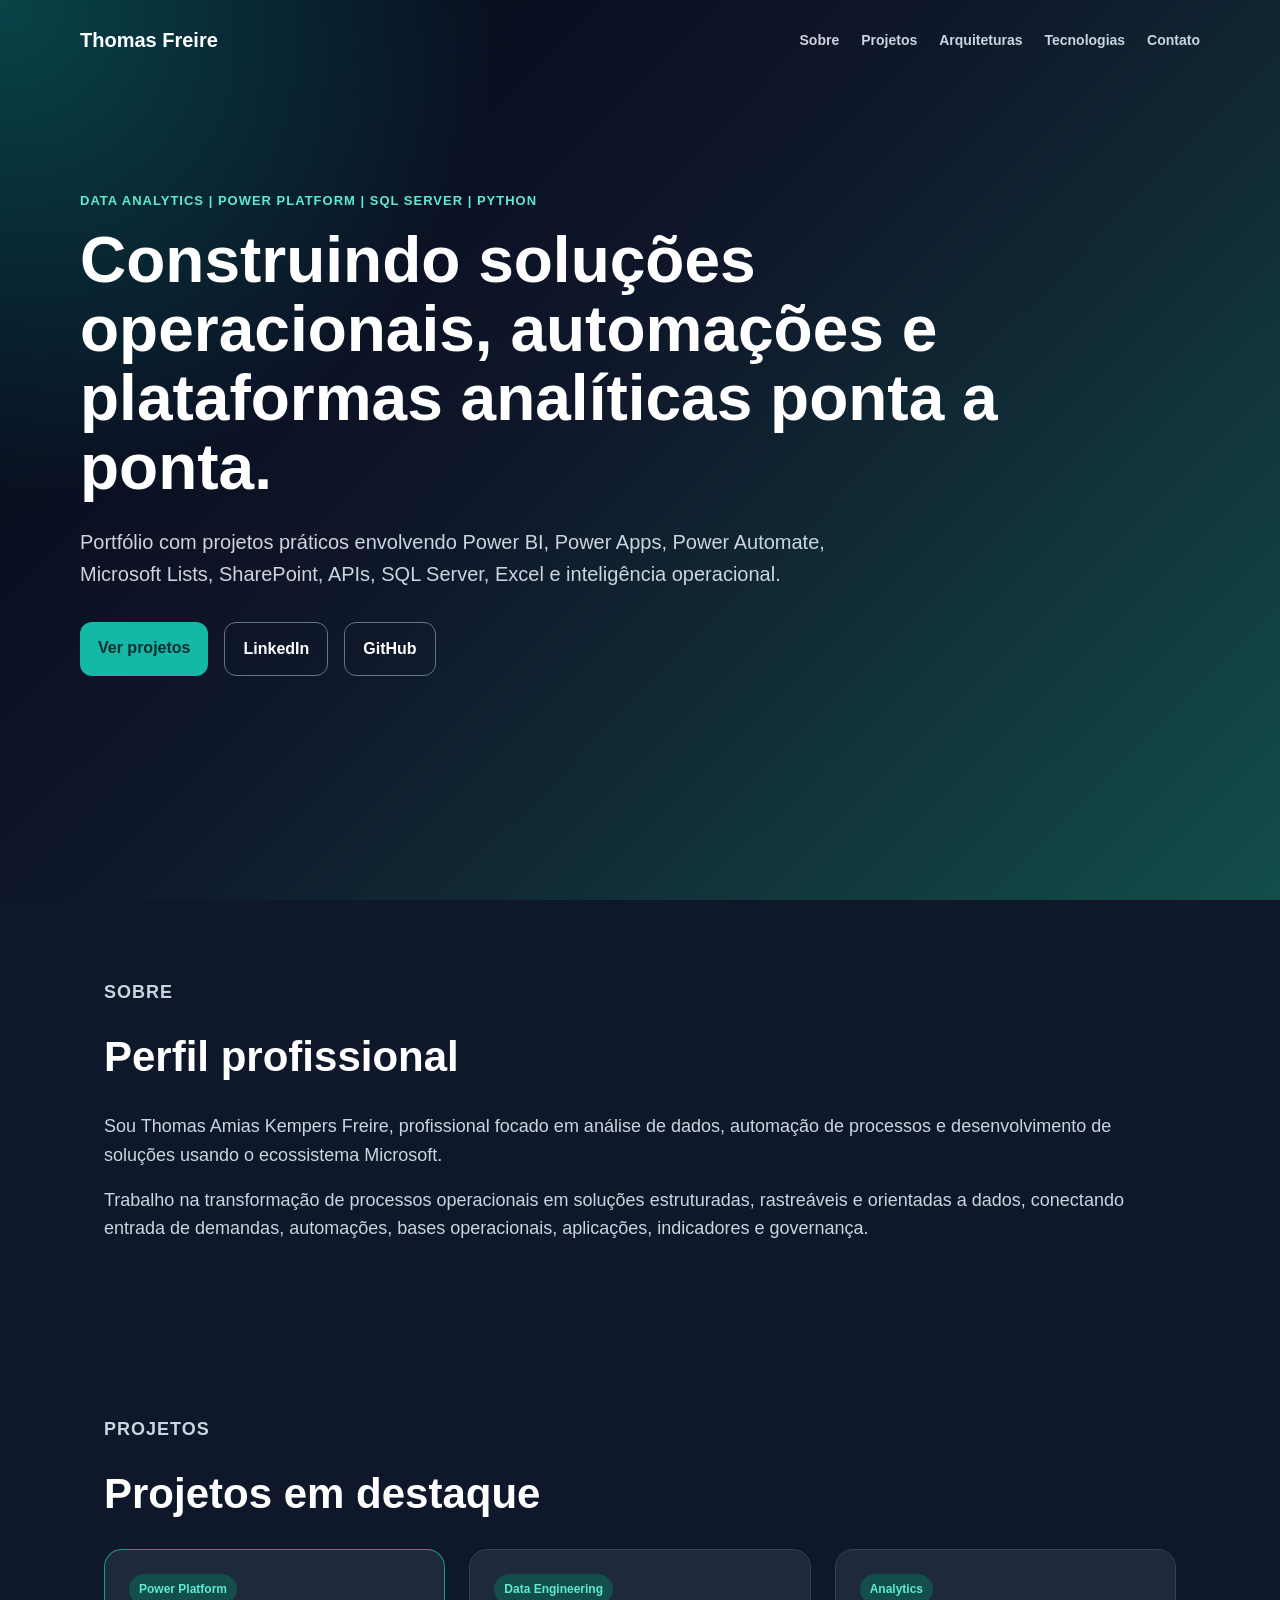
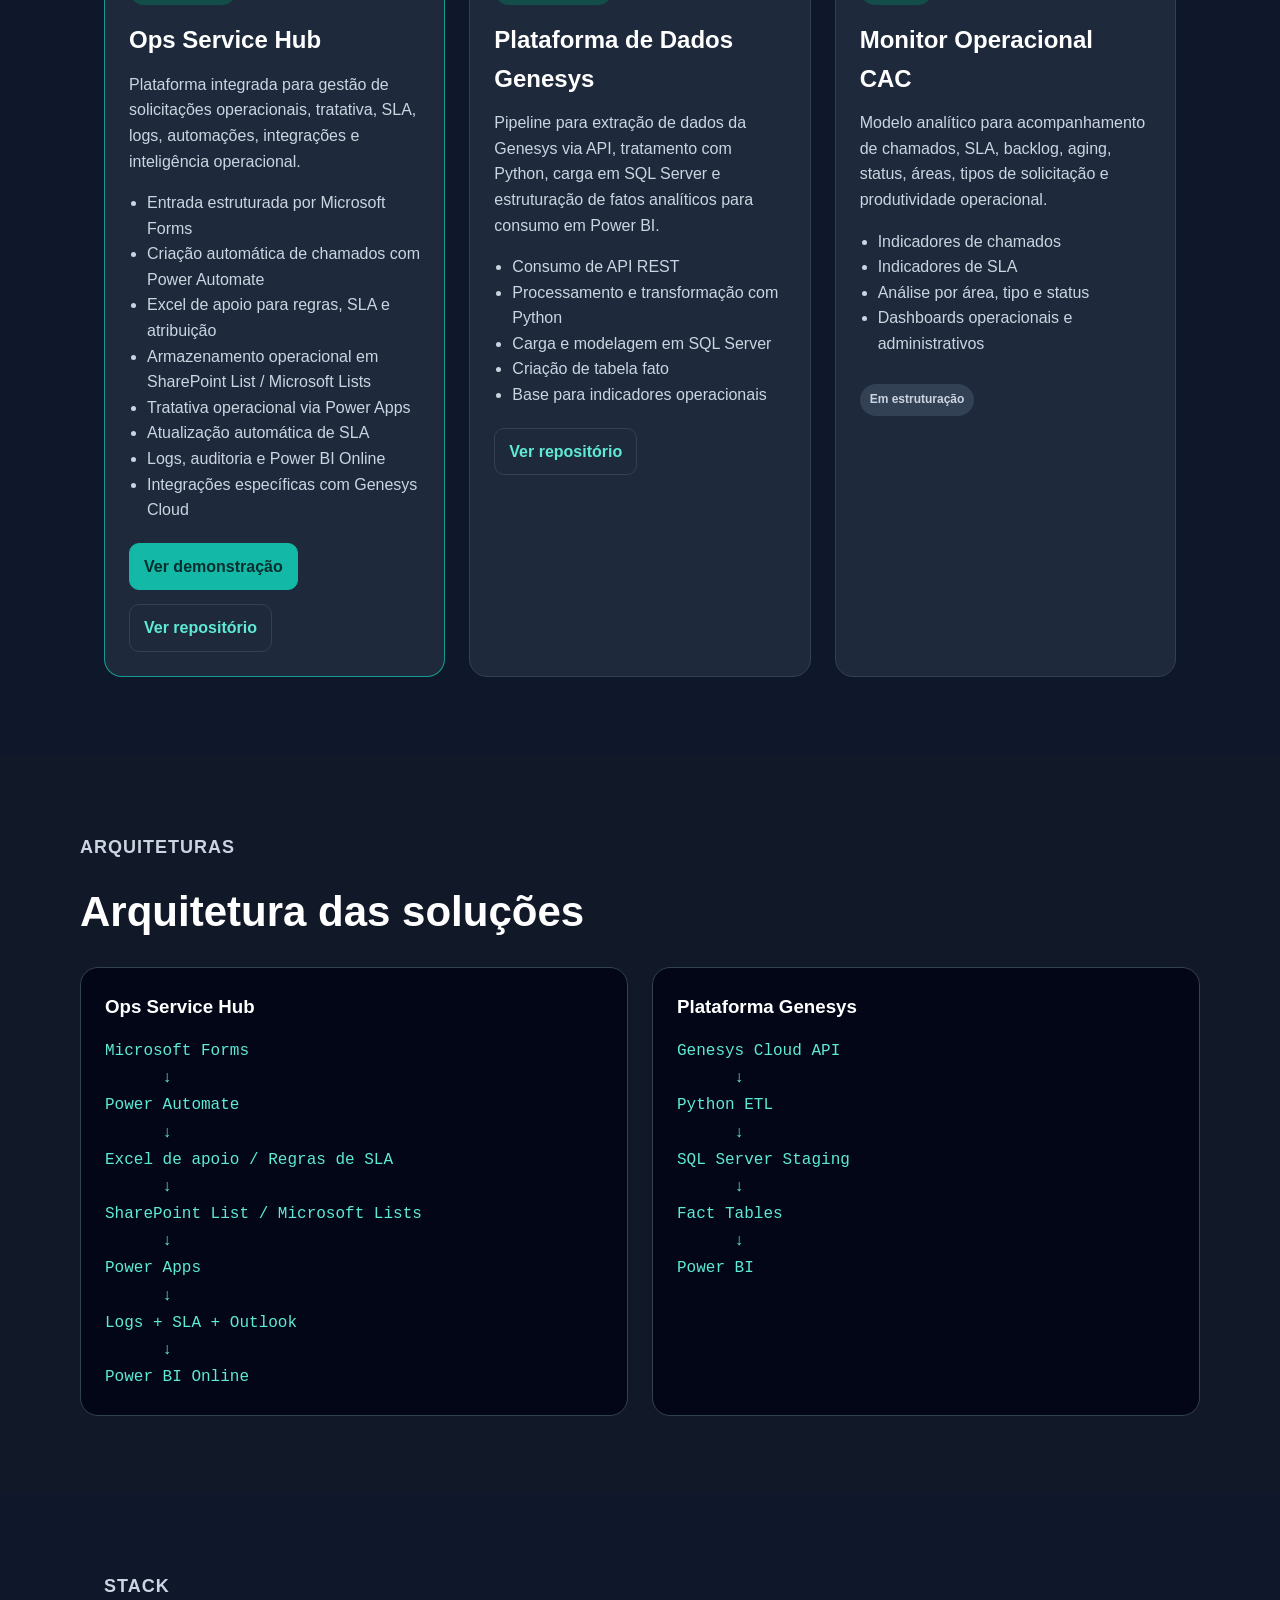
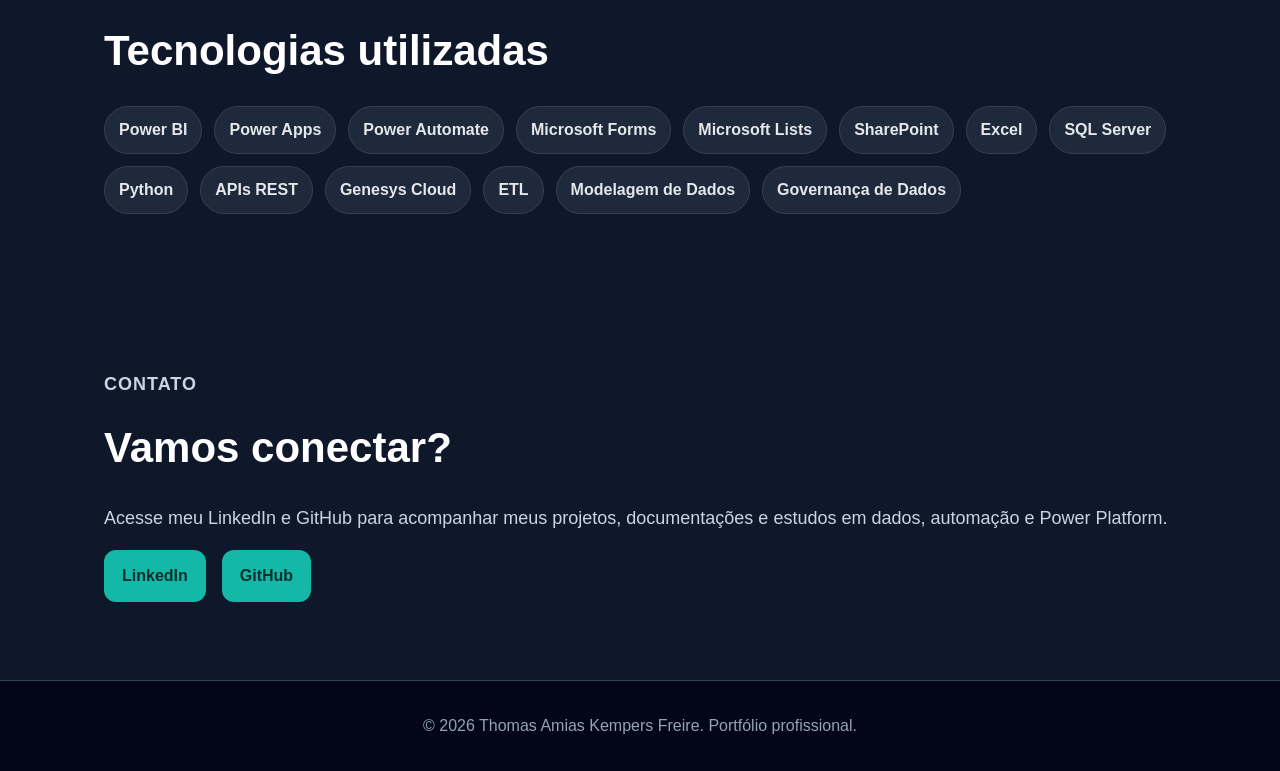
<file: index.html>
<!DOCTYPE html>
<html lang="pt-BR">
<head>
  <meta charset="UTF-8" />
  <meta name="viewport" content="width=device-width, initial-scale=1.0" />
  <title>Thomas Amias Kempers Freire | Data & Power Platform</title>
  <meta name="description" content="Portfólio profissional com projetos de Power Platform, dados, automação, SQL Server, Power BI, Power Apps, Power Automate e integrações." />
  <link rel="stylesheet" href="style.css" />
</head>
<body>
  <header class="hero">
    <nav class="navbar">
      <a class="logo" href="#topo">Thomas Freire</a>
      <div class="nav-links">
        <a href="#sobre">Sobre</a>
        <a href="#projetos">Projetos</a>
        <a href="#arquiteturas">Arquiteturas</a>
        <a href="#tecnologias">Tecnologias</a>
        <a href="#contato">Contato</a>
      </div>
    </nav>

    <section id="topo" class="hero-content">
      <p class="tag">Data Analytics | Power Platform | SQL Server | Python</p>
      <h1>Construindo soluções operacionais, automações e plataformas analíticas ponta a ponta.</h1>
      <p class="subtitle">
        Portfólio com projetos práticos envolvendo Power BI, Power Apps,
        Power Automate, Microsoft Lists, SharePoint, APIs, SQL Server,
        Excel e inteligência operacional.
      </p>
      <div class="hero-buttons">
        <a href="#projetos" class="btn primary">Ver projetos</a>
        <a href="https://www.linkedin.com/in/thomasamias/" class="btn secondary" target="_blank" rel="noopener noreferrer">LinkedIn</a>
        <a href="https://github.com/thomasamias" class="btn secondary" target="_blank" rel="noopener noreferrer">GitHub</a>
      </div>
    </section>
  </header>

  <main>
    <section id="sobre" class="section">
      <p class="section-kicker">Sobre</p>
      <h2>Perfil profissional</h2>
      <p>
        Sou Thomas Amias Kempers Freire, profissional focado em análise de dados,
        automação de processos e desenvolvimento de soluções usando o ecossistema Microsoft.
      </p>
      <p>
        Trabalho na transformação de processos operacionais em soluções estruturadas,
        rastreáveis e orientadas a dados, conectando entrada de demandas, automações,
        bases operacionais, aplicações, indicadores e governança.
      </p>
    </section>

    <section id="projetos" class="section">
      <p class="section-kicker">Projetos</p>
      <h2>Projetos em destaque</h2>

      <div class="projects-grid">
        <article class="project-card featured">
          <div class="project-label">Power Platform</div>
          <h3>Ops Service Hub</h3>
          <p>
            Plataforma integrada para gestão de solicitações operacionais,
            tratativa, SLA, logs, automações, integrações e inteligência operacional.
          </p>
          <ul>
            <li>Entrada estruturada por Microsoft Forms</li>
            <li>Criação automática de chamados com Power Automate</li>
            <li>Excel de apoio para regras, SLA e atribuição</li>
            <li>Armazenamento operacional em SharePoint List / Microsoft Lists</li>
            <li>Tratativa operacional via Power Apps</li>
            <li>Atualização automática de SLA</li>
            <li>Logs, auditoria e Power BI Online</li>
            <li>Integrações específicas com Genesys Cloud</li>
          </ul>

          <div class="project-actions">
            <a class="project-link project-link-primary" href="./projects/ops-service-hub/demo/">
              Ver demonstração
            </a>
            <a class="project-link" href="https://github.com/thomasamias/ops-service-hub" target="_blank" rel="noopener noreferrer">
              Ver repositório
            </a>
          </div>
        </article>

        <article class="project-card">
          <div class="project-label">Data Engineering</div>
          <h3>Plataforma de Dados Genesys</h3>
          <p>
            Pipeline para extração de dados da Genesys via API, tratamento com Python,
            carga em SQL Server e estruturação de fatos analíticos para consumo em Power BI.
          </p>
          <ul>
            <li>Consumo de API REST</li>
            <li>Processamento e transformação com Python</li>
            <li>Carga e modelagem em SQL Server</li>
            <li>Criação de tabela fato</li>
            <li>Base para indicadores operacionais</li>
          </ul>
          <div class="project-actions">
            <a class="project-link" href="https://github.com/thomasamias/genesys-data-platform" target="_blank" rel="noopener noreferrer">
              Ver repositório
            </a>
          </div>
        </article>

        <article class="project-card">
          <div class="project-label">Analytics</div>
          <h3>Monitor Operacional CAC</h3>
          <p>
            Modelo analítico para acompanhamento de chamados, SLA, backlog, aging,
            status, áreas, tipos de solicitação e produtividade operacional.
          </p>
          <ul>
            <li>Indicadores de chamados</li>
            <li>Indicadores de SLA</li>
            <li>Análise por área, tipo e status</li>
            <li>Dashboards operacionais e administrativos</li>
          </ul>
          <span class="status-pill">Em estruturação</span>
        </article>
      </div>
    </section>

    <section id="arquiteturas" class="section alt">
      <p class="section-kicker">Arquiteturas</p>
      <h2>Arquitetura das soluções</h2>
      <div class="architecture-grid">
        <div class="architecture-box">
          <h3>Ops Service Hub</h3>
          <pre>Microsoft Forms
      ↓
Power Automate
      ↓
Excel de apoio / Regras de SLA
      ↓
SharePoint List / Microsoft Lists
      ↓
Power Apps
      ↓
Logs + SLA + Outlook
      ↓
Power BI Online</pre>
        </div>

        <div class="architecture-box">
          <h3>Plataforma Genesys</h3>
          <pre>Genesys Cloud API
      ↓
Python ETL
      ↓
SQL Server Staging
      ↓
Fact Tables
      ↓
Power BI</pre>
        </div>
      </div>
    </section>

    <section id="tecnologias" class="section">
      <p class="section-kicker">Stack</p>
      <h2>Tecnologias utilizadas</h2>
      <div class="tech-list">
        <span>Power BI</span>
        <span>Power Apps</span>
        <span>Power Automate</span>
        <span>Microsoft Forms</span>
        <span>Microsoft Lists</span>
        <span>SharePoint</span>
        <span>Excel</span>
        <span>SQL Server</span>
        <span>Python</span>
        <span>APIs REST</span>
        <span>Genesys Cloud</span>
        <span>ETL</span>
        <span>Modelagem de Dados</span>
        <span>Governança de Dados</span>
      </div>
    </section>

    <section id="contato" class="section contact">
      <p class="section-kicker">Contato</p>
      <h2>Vamos conectar?</h2>
      <p>
        Acesse meu LinkedIn e GitHub para acompanhar meus projetos,
        documentações e estudos em dados, automação e Power Platform.
      </p>
      <div class="contact-links">
        <a href="https://www.linkedin.com/in/thomasamias/" target="_blank" rel="noopener noreferrer">LinkedIn</a>
        <a href="https://github.com/thomasamias" target="_blank" rel="noopener noreferrer">GitHub</a>
      </div>
    </section>
  </main>

  <footer>
    <p>© 2026 Thomas Amias Kempers Freire. Portfólio profissional.</p>
  </footer>
</body>
</html>
</file>
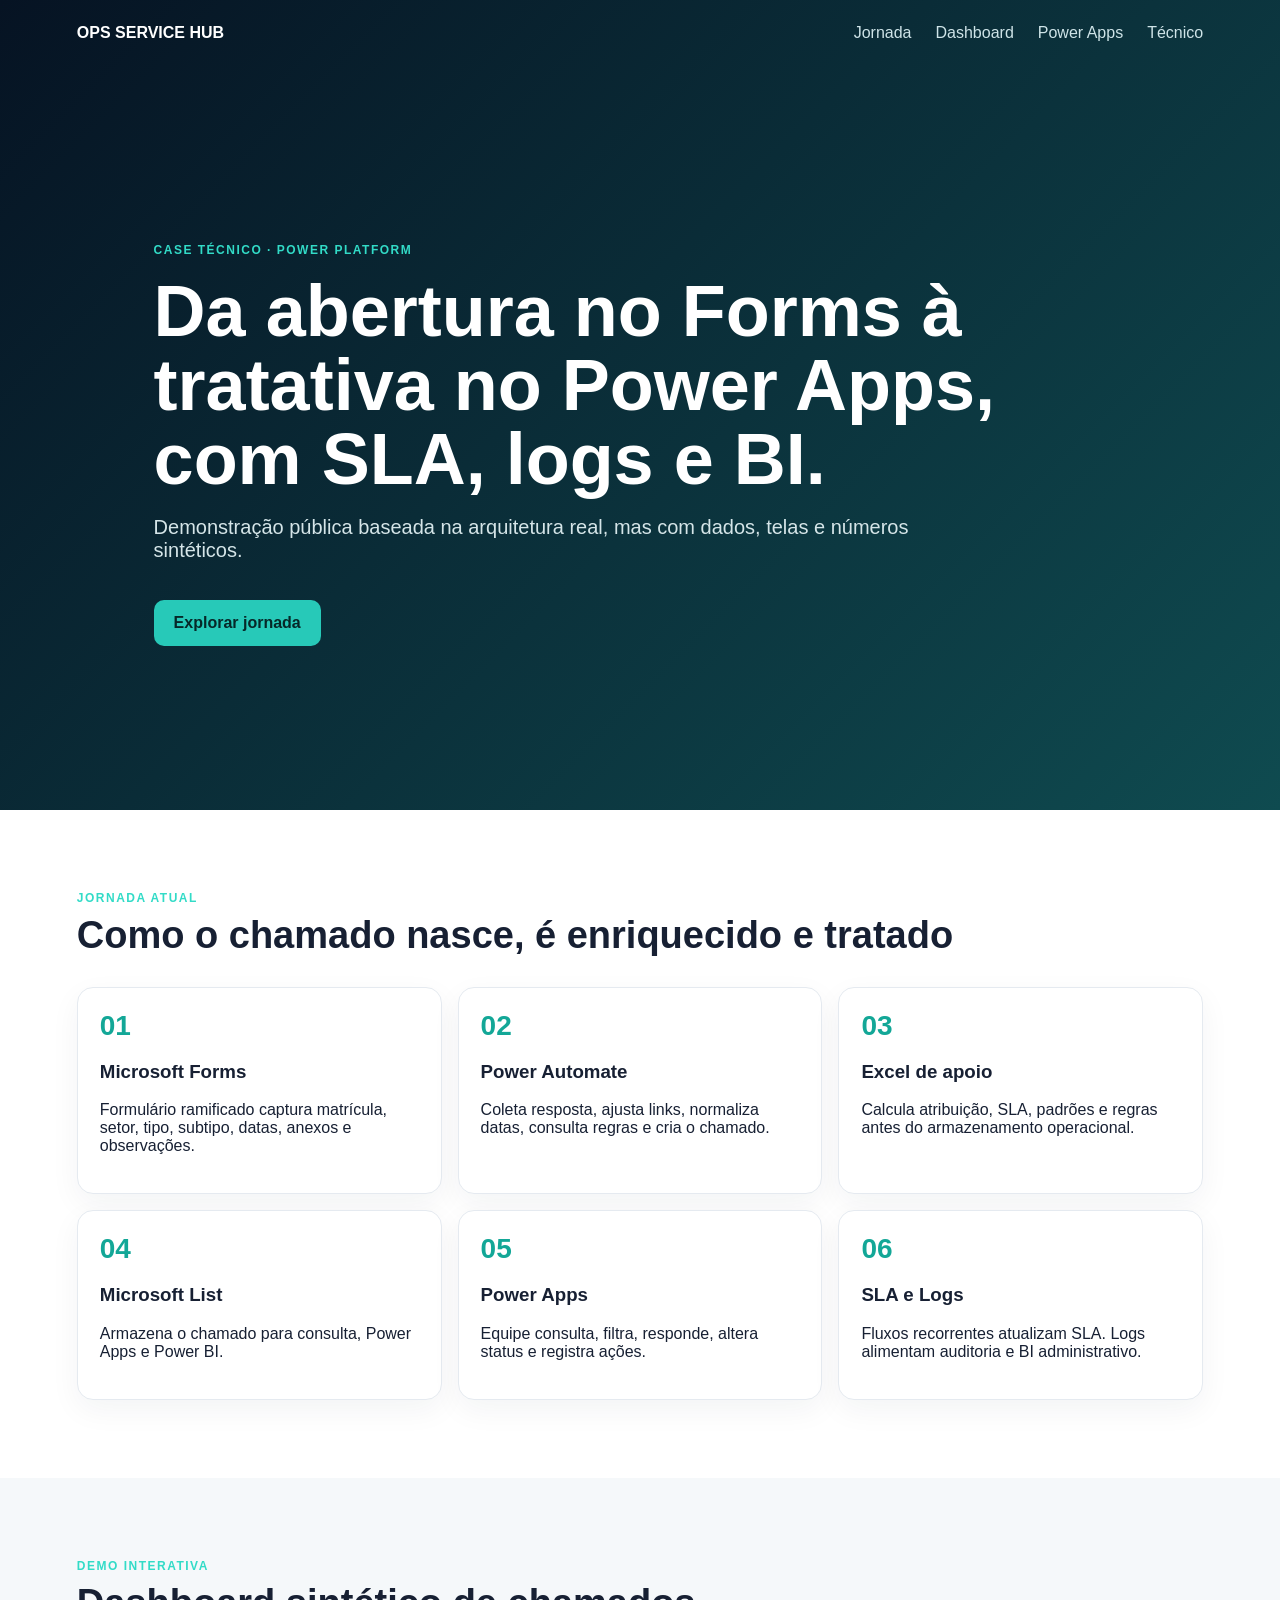
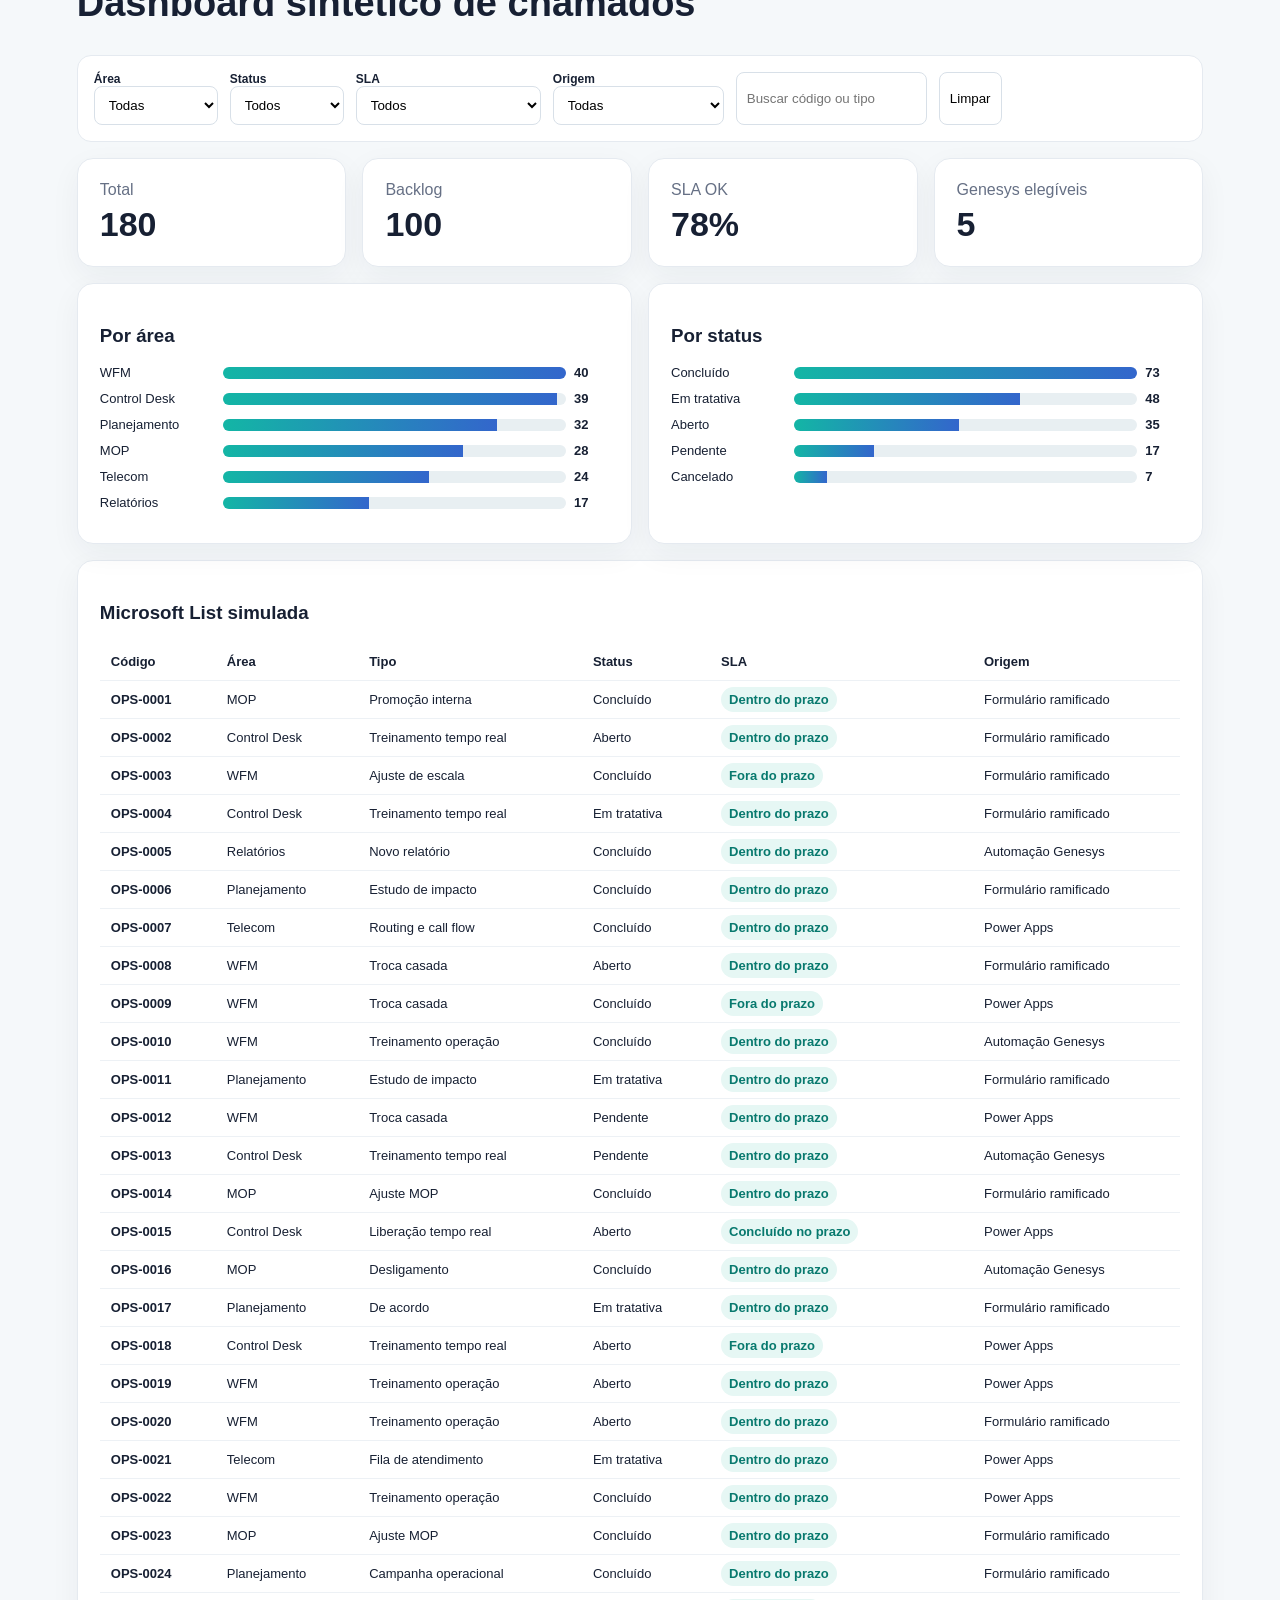
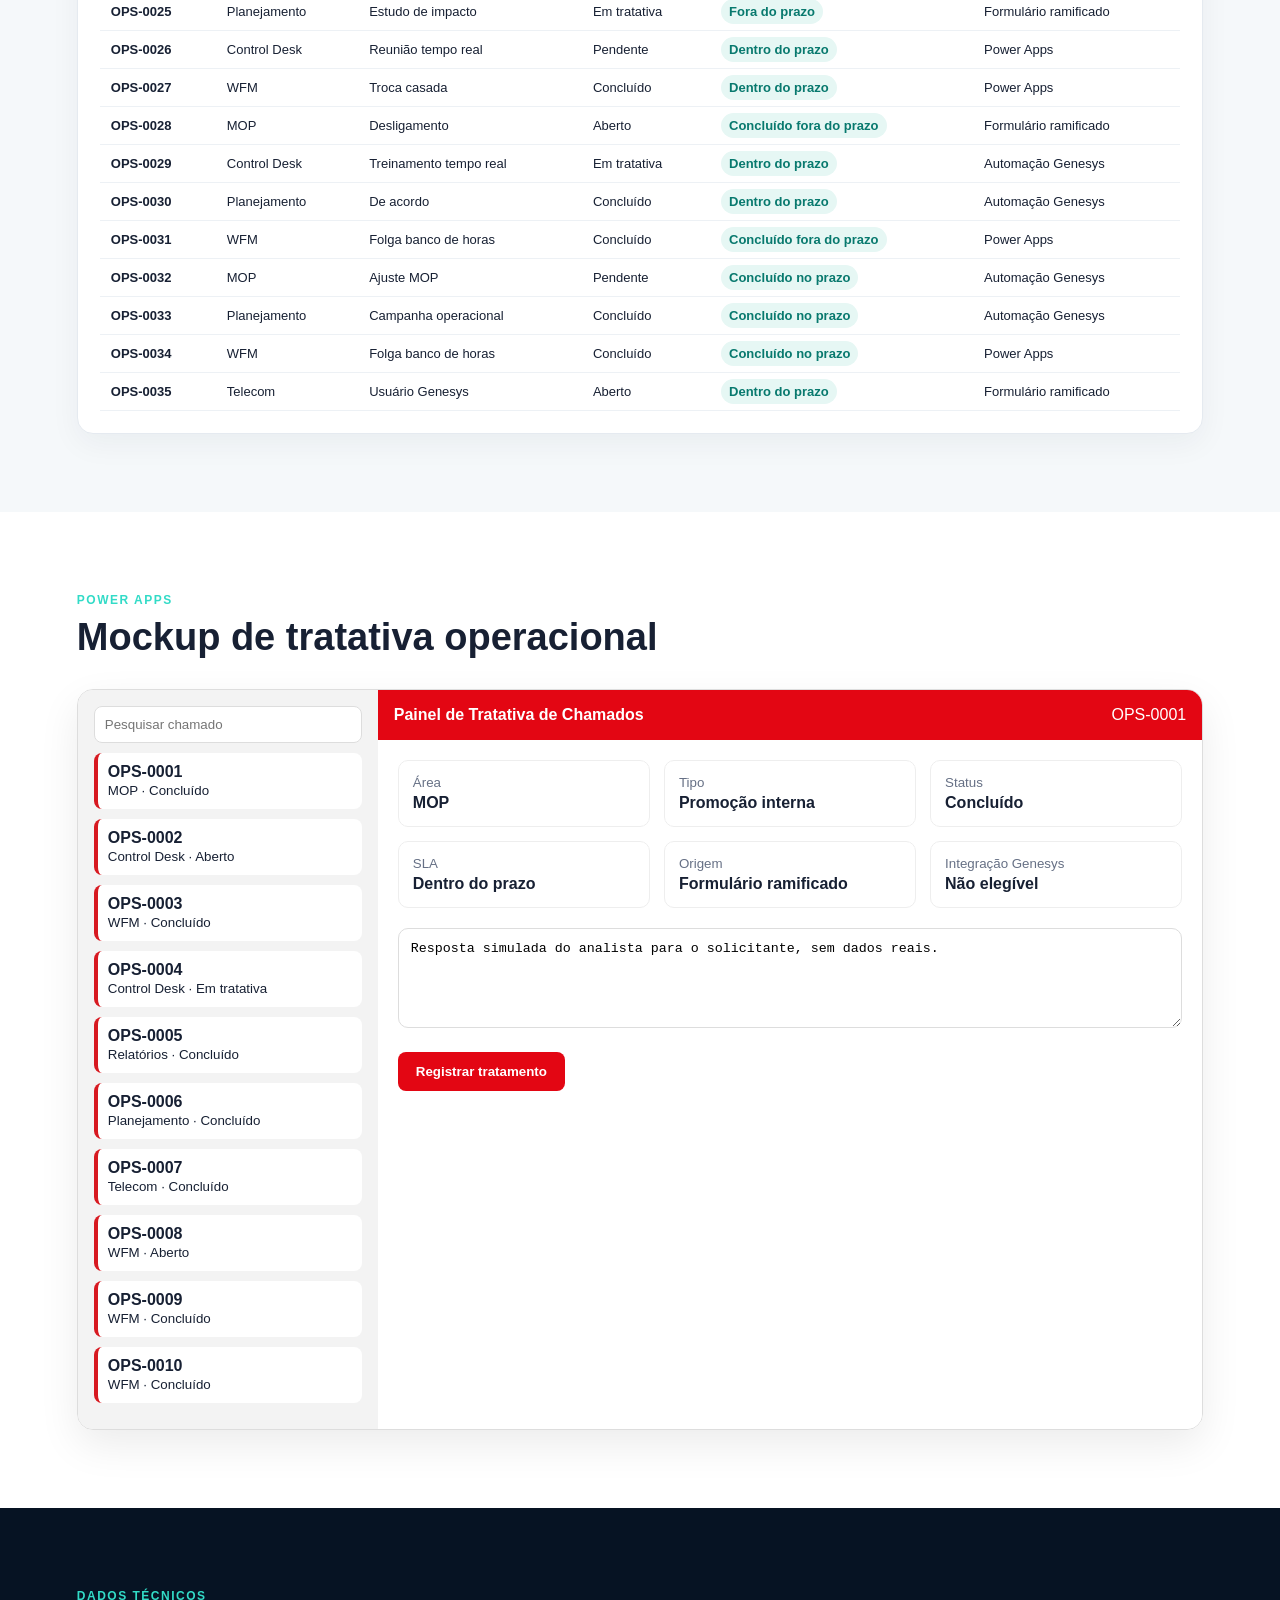
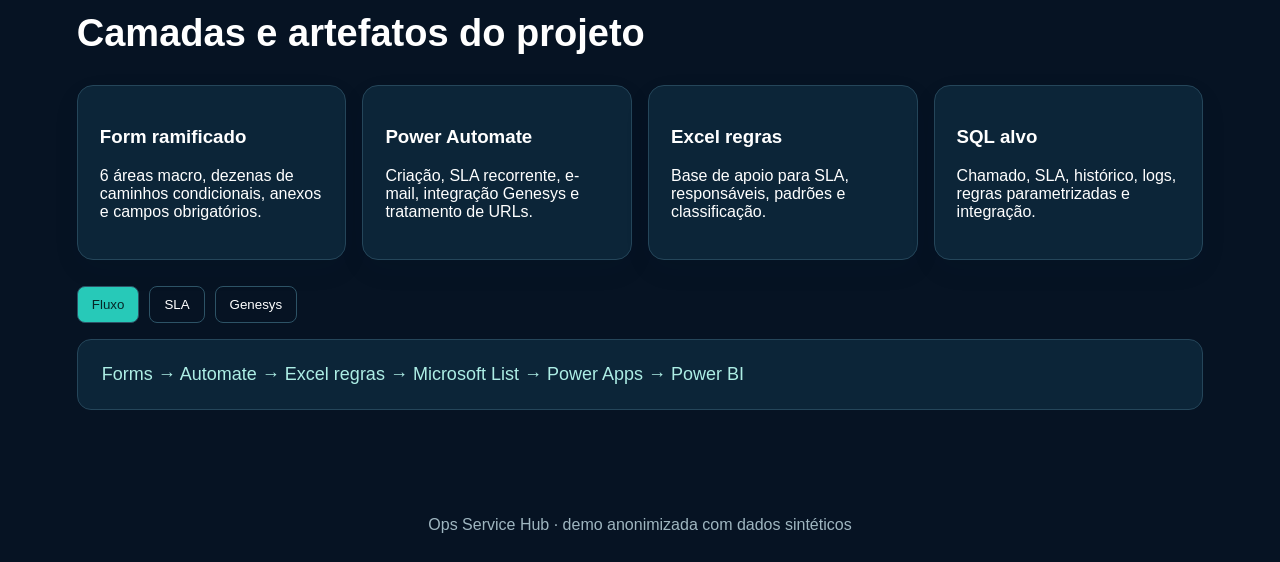
<file: projects/ops-service-hub/demo/index.html>
<!DOCTYPE html>
<html lang="pt-BR"><head><meta charset="UTF-8"><meta name="viewport" content="width=device-width,initial-scale=1"><title>Ops Service Hub | Demo realista anonimizada</title><link rel="stylesheet" href="styles.css"></head>
<body><header class="hero"><nav><strong>OPS SERVICE HUB</strong><div><a href="#jornada">Jornada</a><a href="#dashboard">Dashboard</a><a href="#app">Power Apps</a><a href="#tecnica">Técnico</a></div></nav><section class="hero-content"><span>CASE TÉCNICO · POWER PLATFORM</span><h1>Da abertura no Forms à tratativa no Power Apps, com SLA, logs e BI.</h1><p>Demonstração pública baseada na arquitetura real, mas com dados, telas e números sintéticos.</p><a href="#jornada" class="button">Explorar jornada</a></section></header>
<main>
<section id="jornada"><div class="title"><span>JORNADA ATUAL</span><h2>Como o chamado nasce, é enriquecido e tratado</h2></div><div class="journey"><article><b>01</b><h3>Microsoft Forms</h3><p>Formulário ramificado captura matrícula, setor, tipo, subtipo, datas, anexos e observações.</p></article><article><b>02</b><h3>Power Automate</h3><p>Coleta resposta, ajusta links, normaliza datas, consulta regras e cria o chamado.</p></article><article><b>03</b><h3>Excel de apoio</h3><p>Calcula atribuição, SLA, padrões e regras antes do armazenamento operacional.</p></article><article><b>04</b><h3>Microsoft List</h3><p>Armazena o chamado para consulta, Power Apps e Power BI.</p></article><article><b>05</b><h3>Power Apps</h3><p>Equipe consulta, filtra, responde, altera status e registra ações.</p></article><article><b>06</b><h3>SLA e Logs</h3><p>Fluxos recorrentes atualizam SLA. Logs alimentam auditoria e BI administrativo.</p></article></div></section>
<section id="dashboard" class="soft"><div class="title"><span>DEMO INTERATIVA</span><h2>Dashboard sintético de chamados</h2></div><div class="filters"><label>Área<select id="area"><option value="">Todas</option></select></label><label>Status<select id="status"><option value="">Todos</option></select></label><label>SLA<select id="sla"><option value="">Todos</option></select></label><label>Origem<select id="origem"><option value="">Todas</option></select></label><input id="search" placeholder="Buscar código ou tipo"><button id="reset">Limpar</button></div><div class="kpis"><article><span>Total</span><strong id="kTotal">0</strong></article><article><span>Backlog</span><strong id="kBacklog">0</strong></article><article><span>SLA OK</span><strong id="kSla">0%</strong></article><article><span>Genesys elegíveis</span><strong id="kGenesys">0</strong></article></div><div class="visuals"><article><h3>Por área</h3><div id="areaChart"></div></article><article><h3>Por status</h3><div id="statusChart"></div></article></div><div class="table-card"><h3>Microsoft List simulada</h3><table><thead><tr><th>Código</th><th>Área</th><th>Tipo</th><th>Status</th><th>SLA</th><th>Origem</th></tr></thead><tbody id="tbody"></tbody></table></div></section>
<section id="app"><div class="title"><span>POWER APPS</span><h2>Mockup de tratativa operacional</h2></div><div class="app-mock"><aside><input placeholder="Pesquisar chamado"><div id="ticketList"></div></aside><section><div class="appbar"><strong>Painel de Tratativa de Chamados</strong><span id="selectedCode">OPS-0001</span></div><div class="detail-grid"><div><small>Área</small><b id="dArea"></b></div><div><small>Tipo</small><b id="dTipo"></b></div><div><small>Status</small><b id="dStatus"></b></div><div><small>SLA</small><b id="dSla"></b></div><div><small>Origem</small><b id="dOrigem"></b></div><div><small>Integração Genesys</small><b id="dGenesys"></b></div></div><textarea>Resposta simulada do analista para o solicitante, sem dados reais.</textarea><button>Registrar tratamento</button></section></div></section>
<section id="tecnica" class="dark"><div class="title"><span>DADOS TÉCNICOS</span><h2>Camadas e artefatos do projeto</h2></div><div class="tech"><article><h3>Form ramificado</h3><p>6 áreas macro, dezenas de caminhos condicionais, anexos e campos obrigatórios.</p></article><article><h3>Power Automate</h3><p>Criação, SLA recorrente, e-mail, integração Genesys e tratamento de URLs.</p></article><article><h3>Excel regras</h3><p>Base de apoio para SLA, responsáveis, padrões e classificação.</p></article><article><h3>SQL alvo</h3><p>Chamado, SLA, histórico, logs, regras parametrizadas e integração.</p></article></div><div class="tabs"><button class="tab active" data-tab="flow">Fluxo</button><button class="tab" data-tab="slaBox">SLA</button><button class="tab" data-tab="genesysBox">Genesys</button></div><div id="flow" class="panel active">Forms → Automate → Excel regras → Microsoft List → Power Apps → Power BI</div><div id="slaBox" class="panel">Recorrência → busca pendentes → calcula data final → define status → atualiza item</div><div id="genesysBox" class="panel">Chamado elegível → valida campos → autentica → executa API → registra retorno</div></section>
</main><footer>Ops Service Hub · demo anonimizada com dados sintéticos</footer><script src="app.js"></script></body></html>
</file>
<file: style.css>
* {
  margin: 0;
  padding: 0;
  box-sizing: border-box;
}

html {
  scroll-behavior: smooth;
}

body {
  font-family: Arial, Helvetica, sans-serif;
  background: #0f172a;
  color: #e5e7eb;
  line-height: 1.6;
}

a {
  color: inherit;
  text-decoration: none;
}

.hero {
  min-height: 100vh;
  background:
    radial-gradient(circle at top left, rgba(20, 184, 166, 0.35), transparent 32%),
    linear-gradient(135deg, #020617 0%, #0f172a 45%, #134e4a 100%);
  padding: 24px;
}

.navbar {
  max-width: 1120px;
  margin: 0 auto;
  display: flex;
  justify-content: space-between;
  align-items: center;
  gap: 24px;
}

.logo {
  font-weight: 800;
  font-size: 20px;
  color: #ffffff;
}

.nav-links {
  display: flex;
  gap: 22px;
  flex-wrap: wrap;
}

.nav-links a {
  color: #cbd5e1;
  font-size: 14px;
  font-weight: 600;
}

.nav-links a:hover {
  color: #5eead4;
}

.hero-content {
  max-width: 1120px;
  margin: 135px auto 0 auto;
}

.tag,
.section-kicker {
  color: #5eead4;
  font-weight: 800;
  margin-bottom: 14px;
  text-transform: uppercase;
  letter-spacing: 1px;
  font-size: 13px;
}

h1 {
  max-width: 1100px;
  font-size: clamp(40px, 5.5vw, 64px);
  line-height: 1.08;
  color: #ffffff;
  margin-bottom: 24px;
}

.subtitle {
  max-width: 780px;
  font-size: 20px;
  color: #cbd5e1;
  margin-bottom: 32px;
}

.hero-buttons,
.contact-links {
  display: flex;
  gap: 16px;
  flex-wrap: wrap;
}

.btn,
.contact-links a,
.project-link {
  padding: 13px 18px;
  border-radius: 12px;
  font-weight: 800;
  display: inline-block;
}

.btn.primary,
.contact-links a {
  background: #14b8a6;
  color: #042f2e;
}

.btn.secondary {
  border: 1px solid #64748b;
  color: #ffffff;
}

.btn:hover,
.contact-links a:hover {
  filter: brightness(1.08);
}

.section {
  max-width: 1120px;
  margin: 0 auto;
  padding: 78px 24px;
}

.section.alt {
  max-width: 100%;
  background: #111827;
}

.section.alt > * {
  max-width: 1120px;
  margin-left: auto;
  margin-right: auto;
}

.section h2 {
  font-size: clamp(30px, 4vw, 42px);
  color: #ffffff;
  margin-bottom: 22px;
}

.section p {
  color: #cbd5e1;
  margin-bottom: 16px;
  font-size: 18px;
}

.projects-grid {
  display: grid;
  grid-template-columns: repeat(3, minmax(0, 1fr));
  gap: 24px;
}

.project-card {
  background: #1e293b;
  border: 1px solid #334155;
  border-radius: 18px;
  padding: 24px;
  transition: transform 0.2s ease, border-color 0.2s ease, box-shadow 0.2s ease;
}

.project-card.featured {
  border-color: rgba(20, 184, 166, 0.8);
}

.project-card:hover {
  transform: translateY(-5px);
  border-color: #14b8a6;
  box-shadow: 0 18px 45px rgba(0, 0, 0, 0.25);
}

.project-label,
.status-pill {
  display: inline-block;
  background: #134e4a;
  color: #5eead4;
  padding: 6px 10px;
  border-radius: 999px;
  font-size: 12px;
  font-weight: 800;
  margin-bottom: 16px;
}

.status-pill {
  background: #334155;
  color: #cbd5e1;
  margin-top: 8px;
}

.project-card h3 {
  color: #ffffff;
  font-size: 24px;
  margin-bottom: 12px;
}

.project-card p,
.project-card li {
  font-size: 16px;
  color: #cbd5e1;
}

.project-card ul {
  margin: 16px 0 20px 18px;
}

.project-link {
  color: #5eead4;
  padding-left: 0;
}

.project-link:hover {
  color: #99f6e4;
}

.project-actions {
  display: flex;
  gap: 14px;
  flex-wrap: wrap;
  margin-top: 18px;
}

.project-actions .project-link {
  color: #5eead4;
  font-weight: 800;
  border: 1px solid #334155;
  padding: 10px 14px;
  border-radius: 10px;
  transition: background 0.2s ease, color 0.2s ease, border-color 0.2s ease;
}

.project-actions .project-link:hover {
  background: #134e4a;
  color: #ffffff;
  border-color: #14b8a6;
}

.project-link-primary {
  background: #14b8a6;
  color: #042f2e !important;
  border-color: #14b8a6 !important;
}

.project-link-primary:hover {
  background: #5eead4 !important;
  color: #042f2e !important;
}

.tech-list {
  display: flex;
  gap: 12px;
  flex-wrap: wrap;
}

.tech-list span {
  background: #1e293b;
  border: 1px solid #334155;
  padding: 10px 14px;
  border-radius: 999px;
  color: #e5e7eb;
  font-weight: 700;
}

.architecture-grid {
  display: grid;
  grid-template-columns: repeat(2, minmax(0, 1fr));
  gap: 24px;
}

.architecture-box {
  background: #020617;
  border: 1px solid #334155;
  border-radius: 18px;
  padding: 24px;
}

.architecture-box h3 {
  color: #ffffff;
  margin-bottom: 16px;
}

pre {
  white-space: pre-wrap;
  color: #5eead4;
  font-size: 16px;
  overflow-x: auto;
  line-height: 1.7;
}

.contact-links {
  margin-top: 18px;
}

footer {
  text-align: center;
  padding: 32px 24px;
  color: #94a3b8;
  border-top: 1px solid #334155;
  background: #020617;
}

@media (max-width: 900px) {
  .projects-grid,
  .architecture-grid {
    grid-template-columns: 1fr;
  }

  .navbar {
    flex-direction: column;
    align-items: flex-start;
  }

  .hero-content {
    margin-top: 80px;
  }
}

@media (max-width: 600px) {
  .hero {
    padding: 20px;
  }

  .nav-links {
    gap: 14px;
  }

  .subtitle {
    font-size: 18px;
  }

  .section {
    padding: 60px 20px;
  }

  .project-actions {
    flex-direction: column;
  }

  .project-actions .project-link {
    width: 100%;
    text-align: center;
  }
}
</file>
<file: projects/ops-service-hub/demo/styles.css>
*{box-sizing:border-box}html{scroll-behavior:smooth}body{margin:0;font-family:Segoe UI,Arial,sans-serif;color:#172033;background:#fff}a{text-decoration:none;color:inherit}.hero{min-height:90vh;background:linear-gradient(135deg,#061323,#0f4b50);color:#fff;padding:24px 6vw}nav{max-width:1180px;margin:auto;display:flex;justify-content:space-between;align-items:center}nav div{display:flex;gap:24px}nav a{color:#cfe4e8}.hero-content{max-width:1180px;margin:120px auto 0}.hero span,.title span{color:#32dbc7;font-weight:800;letter-spacing:1.5px;font-size:12px}.hero h1{font-size:clamp(42px,6vw,72px);line-height:1.03;max-width:990px;margin:16px 0}.hero p{font-size:20px;max-width:760px;color:#d5e5e8}.button{display:inline-block;margin-top:18px;background:#27c9b8;color:#062828;padding:14px 20px;border-radius:10px;font-weight:800}section{padding:78px 6vw}.title{max-width:1180px;margin:0 auto 30px}.title h2{font-size:38px;margin:8px 0}.journey,.kpis,.visuals,.filters,.table-card,.app-mock,.tech,.tabs,.panel{max-width:1180px;margin-left:auto;margin-right:auto}.journey{display:grid;grid-template-columns:repeat(3,1fr);gap:16px}.journey article,.kpis article,.visuals article,.table-card,.tech article{background:#fff;border:1px solid #e5eaf0;border-radius:16px;padding:22px;box-shadow:0 10px 30px rgba(17,32,51,.05)}.journey b{color:#13a797;font-size:28px}.soft{background:#f5f8fa}.filters{display:flex;flex-wrap:wrap;gap:12px;background:#fff;border:1px solid #e5eaf0;border-radius:14px;padding:16px}.filters label{display:grid;font-size:12px;font-weight:700}.filters select,.filters input,.filters button{padding:10px;border:1px solid #d8e0e8;border-radius:8px;background:#fff}.kpis{display:grid;grid-template-columns:repeat(4,1fr);gap:16px;margin-top:16px}.kpis span{color:#667085}.kpis strong{display:block;font-size:34px;margin-top:6px}.visuals{display:grid;grid-template-columns:1fr 1fr;gap:16px;margin-top:16px}.bar{display:grid;grid-template-columns:115px 1fr 35px;gap:8px;align-items:center;margin:11px 0;font-size:13px}.track{height:12px;background:#e8eff2;border-radius:99px;overflow:hidden}.fill{height:100%;background:linear-gradient(90deg,#13b6a5,#3366cc)}.table-card{margin-top:16px;overflow:auto}table{width:100%;border-collapse:collapse}th,td{text-align:left;padding:11px;border-bottom:1px solid #edf1f5;font-size:13px}.badge{padding:5px 8px;background:#e6f7f4;color:#08796e;border-radius:999px;font-weight:700}.app-mock{display:grid;grid-template-columns:300px 1fr;border:1px solid #ddd;border-radius:16px;overflow:hidden;box-shadow:0 15px 40px rgba(0,0,0,.08)}.app-mock aside{background:#f3f3f3;padding:16px}.app-mock aside input{width:100%;padding:10px;border:1px solid #ddd;border-radius:8px}.ticket{background:#fff;border-left:4px solid #d71920;margin:10px 0;padding:10px;border-radius:8px;cursor:pointer}.app-mock section{padding:0;background:#fff}.appbar{background:#e30613;color:#fff;padding:16px;display:flex;justify-content:space-between}.detail-grid{display:grid;grid-template-columns:repeat(3,1fr);gap:14px;padding:20px}.detail-grid div{border:1px solid #eee;border-radius:10px;padding:14px}.detail-grid small{display:block;color:#667085}.detail-grid b{display:block;margin-top:4px}.app-mock textarea{margin:0 20px 20px;width:calc(100% - 40px);height:100px;border:1px solid #ddd;border-radius:10px;padding:12px}.app-mock button{margin:0 20px 22px;background:#e30613;color:#fff;border:0;border-radius:8px;padding:12px 18px;font-weight:800}.dark{background:#061323;color:#fff}.tech{display:grid;grid-template-columns:repeat(4,1fr);gap:16px}.tech article{background:#0c2538;border-color:#25465a}.tabs{display:flex;gap:10px;margin-top:26px}.tab{padding:10px 14px;border-radius:8px;border:1px solid #2d5366;background:transparent;color:#fff;cursor:pointer}.tab.active{background:#27c9b8;color:#062828}.panel{display:none;background:#0c2538;border:1px solid #25465a;border-radius:14px;padding:24px;margin-top:16px;color:#adeee5;font-size:18px}.panel.active{display:block}footer{text-align:center;background:#061323;color:#9fb6c0;padding:28px}@media(max-width:900px){nav div{display:none}.journey,.kpis,.visuals,.tech,.app-mock{grid-template-columns:1fr}.hero-content{margin-top:80px}.detail-grid{grid-template-columns:1fr}}
</file>
